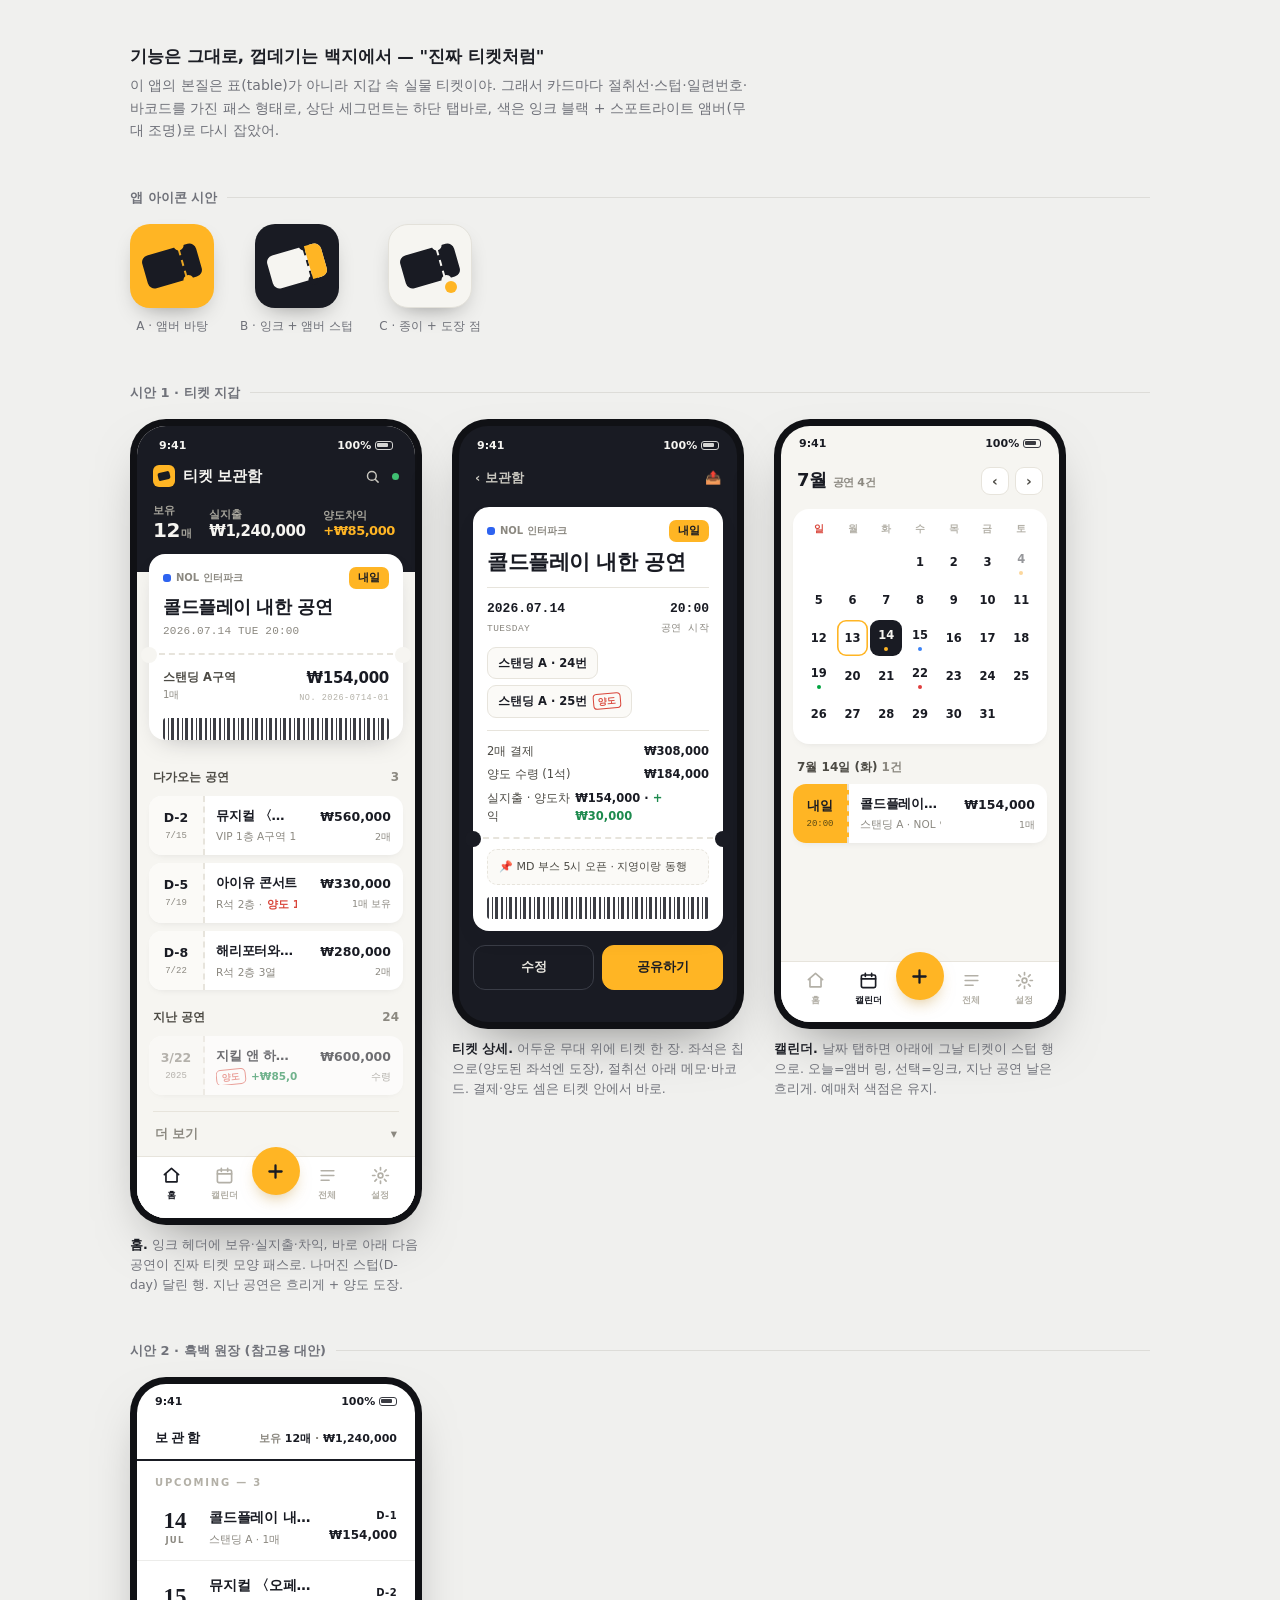
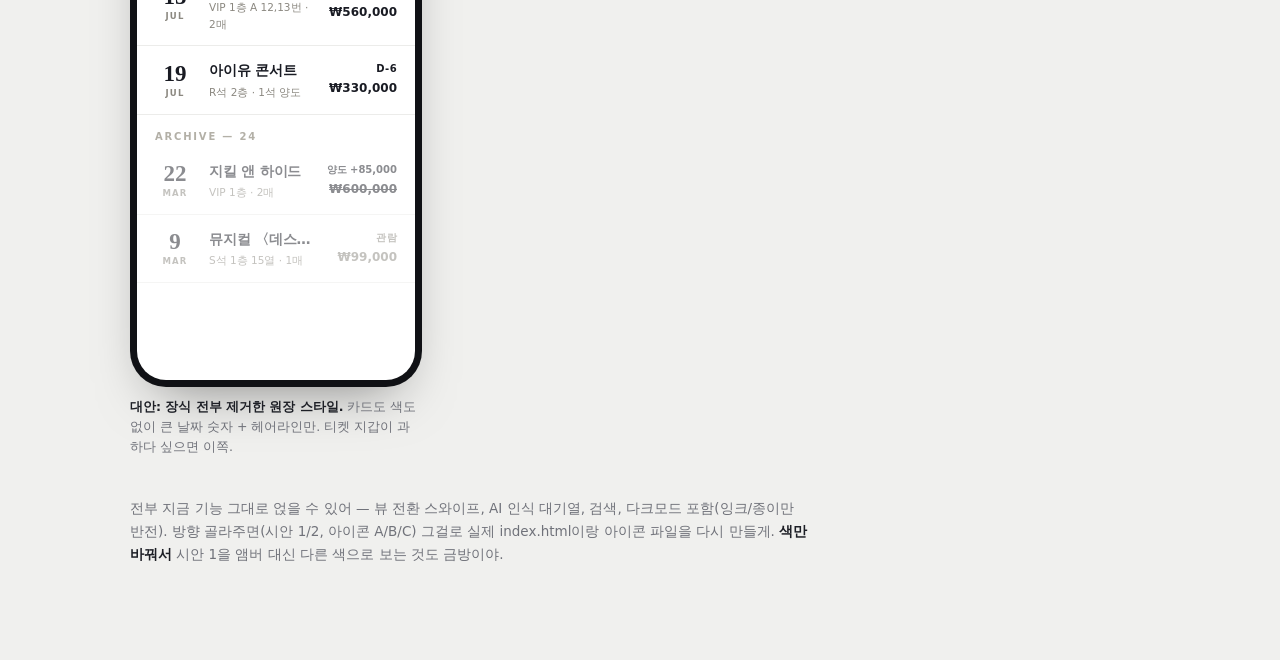
<file: design/ui-ticket-wallet.html>
<!doctype html>
<meta charset="utf-8">
<meta name="viewport" content="width=device-width,initial-scale=1">
<title>티켓 보관함 · 새 UI 시안</title>
<style>
/* ==========================================================
   완전 새 UI 시안 — "진짜 티켓처럼"
   잉크 #191b23 · 종이 #f6f5f1 · 스포트라이트 앰버 #ffb524
   ========================================================== */
:root{ --bg:#f0f0ee; --ink:#1d1f26; --sub:#70727a; --hair:#dddcd8; }
@media (prefers-color-scheme:dark){ :root{ --bg:#141519; --ink:#e9eaec; --sub:#989aa2; --hair:#2b2d33; } }
:root[data-theme="light"]{ --bg:#f0f0ee; --ink:#1d1f26; --sub:#70727a; --hair:#dddcd8; }
:root[data-theme="dark"]{ --bg:#141519; --ink:#e9eaec; --sub:#989aa2; --hair:#2b2d33; }

*{box-sizing:border-box}
body{margin:0;background:var(--bg);color:var(--ink);
  font-family:"Pretendard","Apple SD Gothic Neo","Malgun Gothic",system-ui,-apple-system,sans-serif;
  -webkit-font-smoothing:antialiased;line-height:1.6}
.wrap{max-width:1060px;margin:0 auto;padding:44px 20px 80px}
.intro{font-size:16.5px;margin:0 0 4px;font-weight:700}
.intro2{font-size:14px;color:var(--sub);margin:0 0 36px;max-width:620px}
.sect{font-size:13px;font-weight:700;color:var(--sub);margin:46px 0 16px;display:flex;align-items:center;gap:10px}
.sect::after{content:"";flex:1;height:1px;background:var(--hair)}

/* ---------- app icon options ---------- */
.icons{display:flex;gap:26px;flex-wrap:wrap;align-items:flex-start}
.icon-one{display:flex;flex-direction:column;align-items:center;gap:9px}
.icon-one .nm{font-size:12px;color:var(--sub)}
.appicon{width:84px;height:84px;border-radius:20px;position:relative;overflow:hidden;box-shadow:0 10px 24px -12px rgba(0,0,0,.45)}
/* 티켓 글리프: 회전된 라운드 사각 + 절취선 + 노치 */
.tglyph{position:absolute;left:50%;top:50%;width:56px;height:34px;border-radius:7px;transform:translate(-50%,-50%) rotate(-16deg)}
.tglyph .cut{position:absolute;top:3px;bottom:3px;right:16px;width:0;border-right:2px dashed rgba(0,0,0,.28)}
.tglyph .n1,.tglyph .n2{position:absolute;right:11px;width:10px;height:10px;border-radius:50%}
.tglyph .n1{top:-6px}.tglyph .n2{bottom:-6px}
/* A: 앰버 바탕 + 잉크 티켓 */
.ic-a{background:#ffb524}
.ic-a .tglyph{background:#191b23}
.ic-a .cut{border-color:rgba(255,181,36,.9)}
.ic-a .n1,.ic-a .n2{background:#ffb524}
/* B: 잉크 바탕 + 종이 티켓 + 앰버 스텁 */
.ic-b{background:#191b23}
.ic-b .tglyph{background:#f6f5f1}
.ic-b .tglyph::after{content:"";position:absolute;top:0;bottom:0;right:0;width:16px;border-radius:0 7px 7px 0;background:#ffb524}
.ic-b .cut{border-color:#191b23;right:16px}
.ic-b .n1,.ic-b .n2{background:#191b23}
/* C: 종이 바탕 + 잉크 티켓 + 앰버 노치 */
.ic-c{background:#f6f5f1;border:1px solid #e3e1da}
.ic-c .tglyph{background:#191b23}
.ic-c .cut{border-color:#f6f5f1}
.ic-c .n1,.ic-c .n2{background:#f6f5f1}
.ic-c::after{content:"";position:absolute;right:14px;bottom:14px;width:12px;height:12px;border-radius:50%;background:#ffb524}

/* ---------- phones ---------- */
.row{display:flex;gap:30px;flex-wrap:wrap;justify-content:flex-start;align-items:flex-start}
.one{display:flex;flex-direction:column;gap:10px}
.one .cap{font-size:12.5px;color:var(--sub);max-width:292px}
.one .cap b{color:var(--ink);font-weight:700}
.phone{width:292px;border-radius:36px;padding:7px;background:#101115;box-shadow:0 24px 55px -26px rgba(0,0,0,.5)}
.scr{border-radius:29px;overflow:hidden;background:#f6f5f1;color:#191b23;font-size:13px;
  display:flex;flex-direction:column;min-height:596px;
  --ink:#191b23;--paper:#f6f5f1;--card:#ffffff;--amber:#ffb524;--hair:#e7e4dc;
  --mut:#8b8880;--mut2:#b3b0a7;--red:#d9453a;--grn:#1d8a4e;
  --mono:ui-monospace,"SF Mono",Consolas,Menlo,monospace}
.bar{height:30px;display:flex;align-items:flex-end;justify-content:space-between;padding:0 18px 4px;font-size:11px;font-weight:700}
.bar.onink{color:#f6f5f1}
.bat{display:inline-block;width:18px;height:9px;border:1.3px solid currentColor;border-radius:3px;position:relative;vertical-align:-1px;opacity:.85}
.bat::after{content:"";position:absolute;inset:1.3px;width:66%;background:currentColor;border-radius:1px}
.body{flex:1;display:flex;flex-direction:column}

/* ── 홈: 잉크 헤더 ── */
.hd{background:var(--ink);color:var(--paper);padding:8px 16px 30px}
.hd-top{display:flex;align-items:center;justify-content:space-between;margin-bottom:14px}
.wordmark{display:flex;align-items:center;gap:8px;font-size:15px;font-weight:800;letter-spacing:-.3px}
.wm-ic{width:22px;height:22px;border-radius:6px;background:var(--amber);position:relative;flex:none}
.wm-ic::after{content:"";position:absolute;left:5px;top:7px;width:12px;height:8px;border-radius:2px;background:var(--ink);transform:rotate(-14deg)}
.hd-acts{display:flex;gap:12px;align-items:center;color:#c9c7bf}
.hd-acts .on{width:7px;height:7px;border-radius:99px;background:#3fbf72}
.hd-stats{display:flex;align-items:flex-end;gap:18px}
.hst .l{font-size:10.5px;color:#a6a49b;font-weight:600}
.hst .v{font-size:20px;font-weight:800;letter-spacing:-.5px;line-height:1.15}
.hst .v small{font-size:11px;font-weight:700;color:#a6a49b;margin-left:1px}
.hst.money .v{font-size:15px;padding-bottom:2px}
.hst.gain .v{font-size:13px;color:var(--amber);padding-bottom:3px}

/* ── 패스(티켓) 카드 ── */
.deck{padding:0 12px;margin-top:-18px}
.pass{background:var(--card);border-radius:16px;box-shadow:0 10px 26px -14px rgba(25,27,35,.35);overflow:visible;position:relative}
.p-top{padding:13px 14px 12px}
.p-row{display:flex;align-items:center;justify-content:space-between;gap:8px;margin-bottom:7px}
.vch{display:inline-flex;align-items:center;gap:5px;font-size:10px;font-weight:700;color:var(--mut)}
.vch i{width:8px;height:8px;border-radius:3px;flex:none}
.ddy{font-size:11px;font-weight:800;background:var(--amber);color:var(--ink);border-radius:7px;padding:2px 9px}
.p-name{font-size:18px;font-weight:800;letter-spacing:-.5px;line-height:1.25;word-break:keep-all}
.p-meta{font-family:var(--mono);font-size:11px;color:var(--mut);margin-top:5px;letter-spacing:.02em}
.p-perf{height:0;border-top:2px dashed var(--hair);margin:0 10px;position:relative}
.p-perf i{position:absolute;top:-8px;width:16px;height:16px;border-radius:50%;background:var(--paper)}
.p-perf i.l{left:-18px}.p-perf i.r{right:-18px}
.p-bot{padding:11px 14px 13px;display:flex;align-items:center;justify-content:space-between;gap:10px}
.p-seat{font-size:11.5px;font-weight:600;color:#4c4a44}
.p-seat small{display:block;font-size:10px;color:var(--mut);font-weight:500;margin-top:1px}
.p-price{font-size:15px;font-weight:800;letter-spacing:-.3px;text-align:right}
.p-price small{display:block;font-family:var(--mono);font-size:8.5px;color:var(--mut2);font-weight:500;letter-spacing:.06em;margin-top:2px}
.bcode{height:22px;margin:0 14px 12px;border-radius:3px;opacity:.85;
  background:repeating-linear-gradient(90deg,#191b23 0 2px,transparent 2px 5px,#191b23 5px 6px,transparent 6px 8px,#191b23 8px 11px,transparent 11px 14px)}

/* ── 작은 티켓 행 ── */
.trow-h{display:flex;align-items:center;justify-content:space-between;padding:16px 16px 8px;font-size:12px;font-weight:700;color:#4c4a44}
.trow-h em{font-style:normal;color:var(--mut);font-weight:600}
.trow{display:flex;align-items:stretch;background:var(--card);border-radius:13px;margin:0 12px 8px;overflow:hidden;box-shadow:0 3px 10px -6px rgba(25,27,35,.18)}
.t-stub{flex:0 0 56px;display:flex;flex-direction:column;align-items:center;justify-content:center;gap:1px;
  border-right:2px dashed var(--hair);background:#fbfaf7}
.t-stub b{font-size:12.5px;font-weight:800}
.t-stub span{font-size:9px;color:var(--mut);font-family:var(--mono)}
.t-stub.hot{background:var(--amber)}
.t-stub.hot span{color:#5c4a12}
.t-stub.mut b{color:var(--mut)}
.t-main{flex:1;min-width:0;padding:10px 11px}
.t-nm{font-size:13px;font-weight:700;letter-spacing:-.2px;white-space:nowrap;overflow:hidden;text-overflow:ellipsis}
.t-st{font-size:10.5px;color:var(--mut);margin-top:2px;white-space:nowrap;overflow:hidden;text-overflow:ellipsis;display:flex;gap:5px;align-items:center}
.t-st .xfer{color:var(--red);font-weight:700}
.t-st .gain{color:var(--grn);font-weight:700}
.t-right{flex:none;display:flex;flex-direction:column;align-items:flex-end;justify-content:center;padding:0 12px;gap:2px}
.t-pr{font-size:12.5px;font-weight:800}
.t-qt{font-size:9.5px;color:var(--mut)}
.trow.past{opacity:.62}
.trow.past .t-nm{font-weight:600}
/* 양도 스탬프 */
.stamp{font-size:9px;font-weight:800;color:var(--red);border:1.5px solid var(--red);border-radius:5px;padding:0 5px;transform:rotate(-6deg);opacity:.8}
.fold{display:flex;align-items:center;justify-content:space-between;margin:8px 16px 0;padding:12px 2px;font-size:12.5px;font-weight:700;color:var(--mut);border-top:1px solid var(--hair)}

/* ── 하단 탭바 ── */
.tabbar{margin-top:auto;background:var(--card);border-top:1px solid var(--hair);display:flex;align-items:center;justify-content:space-around;padding:9px 8px 15px;position:relative}
.tab{display:flex;flex-direction:column;align-items:center;gap:3px;font-size:9px;font-weight:700;color:var(--mut2);width:52px}
.tab svg{stroke:currentColor}
.tab.on{color:var(--ink)}
.addbtn{width:48px;height:48px;border-radius:50%;background:var(--amber);display:grid;place-items:center;margin-top:-26px;box-shadow:0 8px 18px -8px rgba(180,120,0,.6)}
.addbtn svg{stroke:#191b23}

/* ── 상세 화면 ── */
.dt{background:var(--ink);flex:1;display:flex;flex-direction:column;padding:6px 14px 22px}
.dt-nav{display:flex;align-items:center;justify-content:space-between;color:#c9c7bf;font-size:13px;font-weight:700;padding:6px 2px 16px}
.dt .pass{margin-top:2px}
.dt .p-name{font-size:21px}
.dt-date{display:flex;align-items:center;justify-content:space-between;margin-top:12px;padding-top:11px;border-top:1px solid var(--hair)}
.dt-date .d{font-family:var(--mono);font-size:13px;font-weight:700}
.dt-date .d small{display:block;font-size:9.5px;color:var(--mut);font-weight:500;margin-top:1px;letter-spacing:.05em}
.seatchips{display:flex;flex-wrap:wrap;gap:6px;margin-top:11px}
.schip{display:inline-flex;align-items:center;gap:6px;border:1px solid var(--hair);border-radius:9px;padding:6px 10px;font-size:11.5px;font-weight:700;background:#fbfaf7}
.schip .xf{font-size:9px;font-weight:800;color:var(--red);border:1.2px solid var(--red);border-radius:4px;padding:0 4px;transform:rotate(-5deg)}
.paysum{margin-top:12px;padding-top:11px;border-top:1px solid var(--hair);display:grid;gap:5px}
.paysum .pr{display:flex;justify-content:space-between;font-size:11.5px;color:#4c4a44}
.paysum .pr b{font-weight:800;color:var(--ink)}
.paysum .pr .g{color:var(--grn);font-weight:800}
.memo{margin:0 14px 12px;background:#fbfaf7;border:1px dashed var(--hair);border-radius:10px;padding:8px 11px;font-size:11px;color:#4c4a44}
.dt-acts{display:flex;gap:8px;margin-top:14px}
.dt-acts .a{flex:1;text-align:center;border:1px solid #3a3d47;border-radius:12px;padding:11px 0;font-size:13px;font-weight:700;color:#e8e6df}
.dt-acts .a.main{background:var(--amber);border-color:var(--amber);color:#191b23}

/* ── 캘린더 화면 ── */
.cal-hd{display:flex;align-items:center;justify-content:space-between;padding:10px 16px 4px}
.cal-hd .mon{font-size:18px;font-weight:800;letter-spacing:-.4px}
.cal-hd .mon small{font-size:11px;color:var(--mut);font-weight:600;margin-left:6px}
.cal-hd .nav{display:flex;gap:6px}
.cal-hd .nav span{width:28px;height:28px;border:1px solid var(--hair);border-radius:9px;background:var(--card);display:grid;place-items:center;font-weight:800;color:#4c4a44;font-size:14px}
.calbox{margin:10px 12px 0;background:var(--card);border-radius:16px;padding:12px 10px;box-shadow:0 3px 10px -6px rgba(25,27,35,.18)}
.cg{display:grid;grid-template-columns:repeat(7,1fr);gap:2px;text-align:center}
.cw{font-size:9.5px;font-weight:800;color:var(--mut2);padding-bottom:6px}
.cw.su{color:#d9453a}
.cd{position:relative;height:36px;display:flex;flex-direction:column;align-items:center;justify-content:center;gap:2px;font-size:11.5px;font-weight:600;border-radius:9px}
.cd.mut{color:var(--mut2)}
.cd .dot{display:flex;gap:2px}
.cd .dot i{width:4px;height:4px;border-radius:50%}
.cd.today{box-shadow:inset 0 0 0 1.6px var(--amber);font-weight:800}
.cd.sel{background:var(--ink);color:var(--paper);font-weight:800}
.cd.past-ev{opacity:.45}
.day-t{padding:14px 16px 6px;font-size:12px;font-weight:700;color:#4c4a44}
.day-t em{font-style:normal;color:var(--mut);font-weight:600}

/* ── 시안 2: 모노 원장 ── */
.scr.mono2{background:#fff;--paper:#fff}
.m-hd{display:flex;align-items:baseline;justify-content:space-between;padding:14px 18px 10px;border-bottom:2px solid #191b23}
.m-hd .t{font-size:13px;font-weight:800;letter-spacing:.24em}
.m-hd .s{font-size:11px;color:#8b8880;font-weight:600}
.m-hd .s b{color:#191b23;font-weight:800}
.m-sec{padding:14px 18px 2px;font-size:10px;font-weight:800;letter-spacing:.18em;color:#b3b0a7}
.mrow{display:flex;align-items:center;gap:14px;padding:13px 18px;border-bottom:1px solid #ececea}
.m-date{flex:0 0 40px;text-align:center;line-height:1}
.m-date b{font-family:Georgia,"Times New Roman",serif;font-size:23px;font-weight:600;display:block}
.m-date span{font-size:8.5px;font-weight:700;letter-spacing:.14em;color:#8b8880}
.m-bd{flex:1;min-width:0}
.m-nm{font-size:14px;font-weight:700;letter-spacing:-.2px;white-space:nowrap;overflow:hidden;text-overflow:ellipsis}
.m-st{font-size:10.5px;color:#8b8880;margin-top:2px}
.m-rt{flex:none;text-align:right}
.m-dd{font-size:10px;font-weight:800;letter-spacing:.04em}
.m-pr{font-size:12px;font-weight:700;margin-top:2px}
.mrow.off{opacity:.5}
.mrow.off .m-pr{text-decoration:line-through;text-decoration-thickness:1.2px}
.m-xf{font-size:10px;color:#191b23;font-weight:800}
.foot{font-size:13.5px;color:var(--sub);margin-top:40px;line-height:1.7;max-width:680px}
.foot b{color:var(--ink);font-weight:700}
</style>

<div class="wrap">
  <p class="intro">기능은 그대로, 껍데기는 백지에서 — "진짜 티켓처럼"</p>
  <p class="intro2">이 앱의 본질은 표(table)가 아니라 지갑 속 실물 티켓이야. 그래서 카드마다 절취선·스텁·일련번호·바코드를 가진 패스 형태로, 상단 세그먼트는 하단 탭바로, 색은 잉크 블랙 + 스포트라이트 앰버(무대 조명)로 다시 잡았어.</p>

  <div class="sect">앱 아이콘 시안</div>
  <div class="icons">
    <div class="icon-one"><div class="appicon ic-a"><div class="tglyph"><span class="cut"></span><span class="n1"></span><span class="n2"></span></div></div><span class="nm">A · 앰버 바탕</span></div>
    <div class="icon-one"><div class="appicon ic-b"><div class="tglyph"><span class="cut"></span><span class="n1"></span><span class="n2"></span></div></div><span class="nm">B · 잉크 + 앰버 스텁</span></div>
    <div class="icon-one"><div class="appicon ic-c"><div class="tglyph"><span class="cut"></span><span class="n1"></span><span class="n2"></span></div></div><span class="nm">C · 종이 + 도장 점</span></div>
  </div>

  <div class="sect">시안 1 · 티켓 지갑</div>
  <div class="row">

    <!-- ============ 홈 ============ -->
    <div class="one">
      <div class="phone"><div class="scr">
        <div class="hd">
          <div class="bar onink" style="padding:0 6px 10px"><span>9:41</span><span>100% <span class="bat"></span></span></div>
          <div class="hd-top">
            <div class="wordmark"><span class="wm-ic"></span>티켓 보관함</div>
            <div class="hd-acts">
              <svg width="15" height="15" viewBox="0 0 24 24" fill="none" stroke="currentColor" stroke-width="2.3" stroke-linecap="round"><circle cx="11" cy="11" r="7"/><path d="m21 21-4.3-4.3"/></svg>
              <span class="on"></span>
            </div>
          </div>
          <div class="hd-stats">
            <div class="hst"><div class="l">보유</div><div class="v">12<small>매</small></div></div>
            <div class="hst money"><div class="l">실지출</div><div class="v">₩1,240,000</div></div>
            <div class="hst gain"><div class="l">양도차익</div><div class="v">+₩85,000</div></div>
          </div>
        </div>

        <div class="body" style="background:var(--paper)">
          <div class="deck">
            <div class="pass">
              <div class="p-top">
                <div class="p-row">
                  <span class="vch"><i style="background:#2E63F0"></i>NOL 인터파크</span>
                  <span class="ddy">내일</span>
                </div>
                <div class="p-name">콜드플레이 내한 공연</div>
                <div class="p-meta">2026.07.14 TUE 20:00</div>
              </div>
              <div class="p-perf"><i class="l"></i><i class="r"></i></div>
              <div class="p-bot">
                <div class="p-seat">스탠딩 A구역<small>1매</small></div>
                <div class="p-price">₩154,000<small>NO. 2026-0714-01</small></div>
              </div>
              <div class="bcode"></div>
            </div>
          </div>

          <div class="trow-h">다가오는 공연 <em>3</em></div>
          <div class="trow">
            <div class="t-stub"><b>D-2</b><span>7/15</span></div>
            <div class="t-main"><div class="t-nm">뮤지컬 〈오페라의 유령〉</div><div class="t-st">VIP 1층 A구역 12,13번</div></div>
            <div class="t-right"><span class="t-pr">₩560,000</span><span class="t-qt">2매</span></div>
          </div>
          <div class="trow">
            <div class="t-stub"><b>D-5</b><span>7/19</span></div>
            <div class="t-main"><div class="t-nm">아이유 콘서트</div><div class="t-st">R석 2층 · <span class="xfer">양도 1석</span> <span class="gain">+₩30,000</span></div></div>
            <div class="t-right"><span class="t-pr">₩330,000</span><span class="t-qt">1매 보유</span></div>
          </div>
          <div class="trow">
            <div class="t-stub"><b>D-8</b><span>7/22</span></div>
            <div class="t-main"><div class="t-nm">해리포터와 저주받은 아이</div><div class="t-st">R석 2층 3열</div></div>
            <div class="t-right"><span class="t-pr">₩280,000</span><span class="t-qt">2매</span></div>
          </div>

          <div class="trow-h" style="padding-top:10px">지난 공연 <em>24</em></div>
          <div class="trow past">
            <div class="t-stub mut"><b>3/22</b><span>2025</span></div>
            <div class="t-main"><div class="t-nm">지킬 앤 하이드</div><div class="t-st"><span class="stamp">양도</span> <span class="gain">+₩85,000</span></div></div>
            <div class="t-right"><span class="t-pr">₩600,000</span><span class="t-qt">수령</span></div>
          </div>
          <div class="fold">더 보기 <span>▾</span></div>

          <div class="tabbar">
            <div class="tab on">
              <svg width="19" height="19" viewBox="0 0 24 24" fill="none" stroke-width="2.1" stroke-linecap="round" stroke-linejoin="round"><path d="M3 11l9-8 9 8"/><path d="M5 10v10h14V10"/></svg>
              홈
            </div>
            <div class="tab">
              <svg width="19" height="19" viewBox="0 0 24 24" fill="none" stroke-width="2.1" stroke-linecap="round"><rect x="3" y="5" width="18" height="16" rx="2"/><path d="M3 10h18M8 3v4M16 3v4"/></svg>
              캘린더
            </div>
            <div class="addbtn"><svg width="21" height="21" viewBox="0 0 24 24" fill="none" stroke-width="2.6" stroke-linecap="round"><path d="M12 5v14M5 12h14"/></svg></div>
            <div class="tab">
              <svg width="19" height="19" viewBox="0 0 24 24" fill="none" stroke-width="2.1" stroke-linecap="round"><path d="M4 6h16M4 12h16M4 18h10"/></svg>
              전체
            </div>
            <div class="tab">
              <svg width="19" height="19" viewBox="0 0 24 24" fill="none" stroke-width="2.1" stroke-linecap="round"><circle cx="12" cy="12" r="3"/><path d="M12 2v3M12 19v3M2 12h3M19 12h3M4.9 4.9l2.1 2.1M17 17l2.1 2.1M19.1 4.9 17 7M7 17l-2.1 2.1"/></svg>
              설정
            </div>
          </div>
        </div>
      </div></div>
      <div class="cap"><b>홈.</b> 잉크 헤더에 보유·실지출·차익, 바로 아래 다음 공연이 진짜 티켓 모양 패스로. 나머진 스텁(D-day) 달린 행. 지난 공연은 흐리게 + 양도 도장.</div>
    </div>

    <!-- ============ 상세 ============ -->
    <div class="one">
      <div class="phone"><div class="scr">
        <div class="dt">
          <div class="bar onink" style="padding:0 4px 8px"><span>9:41</span><span>100% <span class="bat"></span></span></div>
          <div class="dt-nav"><span>‹ 보관함</span><span>📤</span></div>
          <div class="pass">
            <div class="p-top">
              <div class="p-row">
                <span class="vch"><i style="background:#2E63F0"></i>NOL 인터파크</span>
                <span class="ddy">내일</span>
              </div>
              <div class="p-name">콜드플레이 내한 공연</div>
              <div class="dt-date">
                <div class="d">2026.07.14<small>TUESDAY</small></div>
                <div class="d" style="text-align:right">20:00<small>공연 시작</small></div>
              </div>
              <div class="seatchips">
                <span class="schip">스탠딩 A · 24번</span>
                <span class="schip">스탠딩 A · 25번 <span class="xf">양도</span></span>
              </div>
              <div class="paysum">
                <div class="pr"><span>2매 결제</span><b>₩308,000</b></div>
                <div class="pr"><span>양도 수령 (1석)</span><b>₩184,000</b></div>
                <div class="pr"><span>실지출 · 양도차익</span><b>₩154,000 · <span class="g">+₩30,000</span></b></div>
              </div>
            </div>
            <div class="p-perf"><i class="l" style="background:var(--ink)"></i><i class="r" style="background:var(--ink)"></i></div>
            <div class="memo" style="margin-top:10px">📌 MD 부스 5시 오픈 · 지영이랑 동행</div>
            <div class="bcode"></div>
          </div>
          <div class="dt-acts">
            <span class="a">수정</span>
            <span class="a main">공유하기</span>
          </div>
        </div>
      </div></div>
      <div class="cap"><b>티켓 상세.</b> 어두운 무대 위에 티켓 한 장. 좌석은 칩으로(양도된 좌석엔 도장), 절취선 아래 메모·바코드. 결제·양도 셈은 티켓 안에서 바로.</div>
    </div>

    <!-- ============ 캘린더 ============ -->
    <div class="one">
      <div class="phone"><div class="scr">
        <div class="bar" style="color:#191b23"><span>9:41</span><span>100% <span class="bat"></span></span></div>
        <div class="body">
          <div class="cal-hd">
            <div class="mon">7월<small>공연 4건</small></div>
            <div class="nav"><span>‹</span><span>›</span></div>
          </div>
          <div class="calbox">
            <div class="cg">
              <span class="cw su">일</span><span class="cw">월</span><span class="cw">화</span><span class="cw">수</span><span class="cw">목</span><span class="cw">금</span><span class="cw">토</span>
              <span class="cd mut"></span><span class="cd mut"></span><span class="cd mut"></span>
              <span class="cd">1</span><span class="cd">2</span><span class="cd">3</span>
              <span class="cd past-ev">4<span class="dot"><i style="background:#F9A825"></i></span></span>
              <span class="cd">5</span><span class="cd">6</span><span class="cd">7</span><span class="cd">8</span><span class="cd">9</span><span class="cd">10</span><span class="cd">11</span>
              <span class="cd">12</span><span class="cd today">13</span>
              <span class="cd sel">14<span class="dot"><i style="background:#ffb524"></i></span></span>
              <span class="cd">15<span class="dot"><i style="background:#3B82F6"></i></span></span>
              <span class="cd">16</span><span class="cd">17</span><span class="cd">18</span>
              <span class="cd">19<span class="dot"><i style="background:#00A33F"></i></span></span>
              <span class="cd">20</span><span class="cd">21</span>
              <span class="cd">22<span class="dot"><i style="background:#E03E3E"></i></span></span>
              <span class="cd">23</span><span class="cd">24</span><span class="cd">25</span>
              <span class="cd">26</span><span class="cd">27</span><span class="cd">28</span><span class="cd">29</span><span class="cd">30</span><span class="cd">31</span>
            </div>
          </div>
          <div class="day-t">7월 14일 (화) <em>1건</em></div>
          <div class="trow">
            <div class="t-stub hot"><b>내일</b><span>20:00</span></div>
            <div class="t-main"><div class="t-nm">콜드플레이 내한 공연</div><div class="t-st">스탠딩 A · NOL 인터파크</div></div>
            <div class="t-right"><span class="t-pr">₩154,000</span><span class="t-qt">1매</span></div>
          </div>

          <div class="tabbar">
            <div class="tab">
              <svg width="19" height="19" viewBox="0 0 24 24" fill="none" stroke-width="2.1" stroke-linecap="round" stroke-linejoin="round"><path d="M3 11l9-8 9 8"/><path d="M5 10v10h14V10"/></svg>
              홈
            </div>
            <div class="tab on">
              <svg width="19" height="19" viewBox="0 0 24 24" fill="none" stroke-width="2.1" stroke-linecap="round"><rect x="3" y="5" width="18" height="16" rx="2"/><path d="M3 10h18M8 3v4M16 3v4"/></svg>
              캘린더
            </div>
            <div class="addbtn"><svg width="21" height="21" viewBox="0 0 24 24" fill="none" stroke-width="2.6" stroke-linecap="round"><path d="M12 5v14M5 12h14"/></svg></div>
            <div class="tab">
              <svg width="19" height="19" viewBox="0 0 24 24" fill="none" stroke-width="2.1" stroke-linecap="round"><path d="M4 6h16M4 12h16M4 18h10"/></svg>
              전체
            </div>
            <div class="tab">
              <svg width="19" height="19" viewBox="0 0 24 24" fill="none" stroke-width="2.1" stroke-linecap="round"><circle cx="12" cy="12" r="3"/><path d="M12 2v3M12 19v3M2 12h3M19 12h3M4.9 4.9l2.1 2.1M17 17l2.1 2.1M19.1 4.9 17 7M7 17l-2.1 2.1"/></svg>
              설정
            </div>
          </div>
        </div>
      </div></div>
      <div class="cap"><b>캘린더.</b> 날짜 탭하면 아래에 그날 티켓이 스텁 행으로. 오늘=앰버 링, 선택=잉크, 지난 공연 날은 흐리게. 예매처 색점은 유지.</div>
    </div>
  </div>

  <div class="sect">시안 2 · 흑백 원장 (참고용 대안)</div>
  <div class="row">
    <div class="one">
      <div class="phone"><div class="scr mono2">
        <div class="bar" style="color:#191b23"><span>9:41</span><span>100% <span class="bat"></span></span></div>
        <div class="m-hd">
          <span class="t">보관함</span>
          <span class="s">보유 <b>12매</b> · <b>₩1,240,000</b></span>
        </div>
        <div class="m-sec">UPCOMING — 3</div>
        <div class="mrow">
          <div class="m-date"><b>14</b><span>JUL</span></div>
          <div class="m-bd"><div class="m-nm">콜드플레이 내한 공연</div><div class="m-st">스탠딩 A · 1매</div></div>
          <div class="m-rt"><div class="m-dd">D-1</div><div class="m-pr">₩154,000</div></div>
        </div>
        <div class="mrow">
          <div class="m-date"><b>15</b><span>JUL</span></div>
          <div class="m-bd"><div class="m-nm">뮤지컬 〈오페라의 유령〉</div><div class="m-st">VIP 1층 A 12,13번 · 2매</div></div>
          <div class="m-rt"><div class="m-dd">D-2</div><div class="m-pr">₩560,000</div></div>
        </div>
        <div class="mrow">
          <div class="m-date"><b>19</b><span>JUL</span></div>
          <div class="m-bd"><div class="m-nm">아이유 콘서트</div><div class="m-st">R석 2층 · 1석 양도</div></div>
          <div class="m-rt"><div class="m-dd">D-6</div><div class="m-pr">₩330,000</div></div>
        </div>
        <div class="m-sec">ARCHIVE — 24</div>
        <div class="mrow off">
          <div class="m-date"><b>22</b><span>MAR</span></div>
          <div class="m-bd"><div class="m-nm">지킬 앤 하이드</div><div class="m-st">VIP 1층 · 2매</div></div>
          <div class="m-rt"><div class="m-xf">양도 +85,000</div><div class="m-pr">₩600,000</div></div>
        </div>
        <div class="mrow off">
          <div class="m-date"><b>9</b><span>MAR</span></div>
          <div class="m-bd"><div class="m-nm">뮤지컬 〈데스노트〉</div><div class="m-st">S석 1층 15열 · 1매</div></div>
          <div class="m-rt"><div class="m-dd" style="color:#8b8880">관람</div><div class="m-pr" style="text-decoration:none;color:#8b8880">₩99,000</div></div>
        </div>
      </div></div>
      <div class="cap"><b>대안: 장식 전부 제거한 원장 스타일.</b> 카드도 색도 없이 큰 날짜 숫자 + 헤어라인만. 티켓 지갑이 과하다 싶으면 이쪽.</div>
    </div>
  </div>

  <p class="foot">전부 지금 기능 그대로 얹을 수 있어 — 뷰 전환 스와이프, AI 인식 대기열, 검색, 다크모드 포함(잉크/종이만 반전). 방향 골라주면(시안 1/2, 아이콘 A/B/C) 그걸로 실제 index.html이랑 아이콘 파일을 다시 만들게. <b>색만 바꿔서</b> 시안 1을 앰버 대신 다른 색으로 보는 것도 금방이야.</p>
</div>
</file>
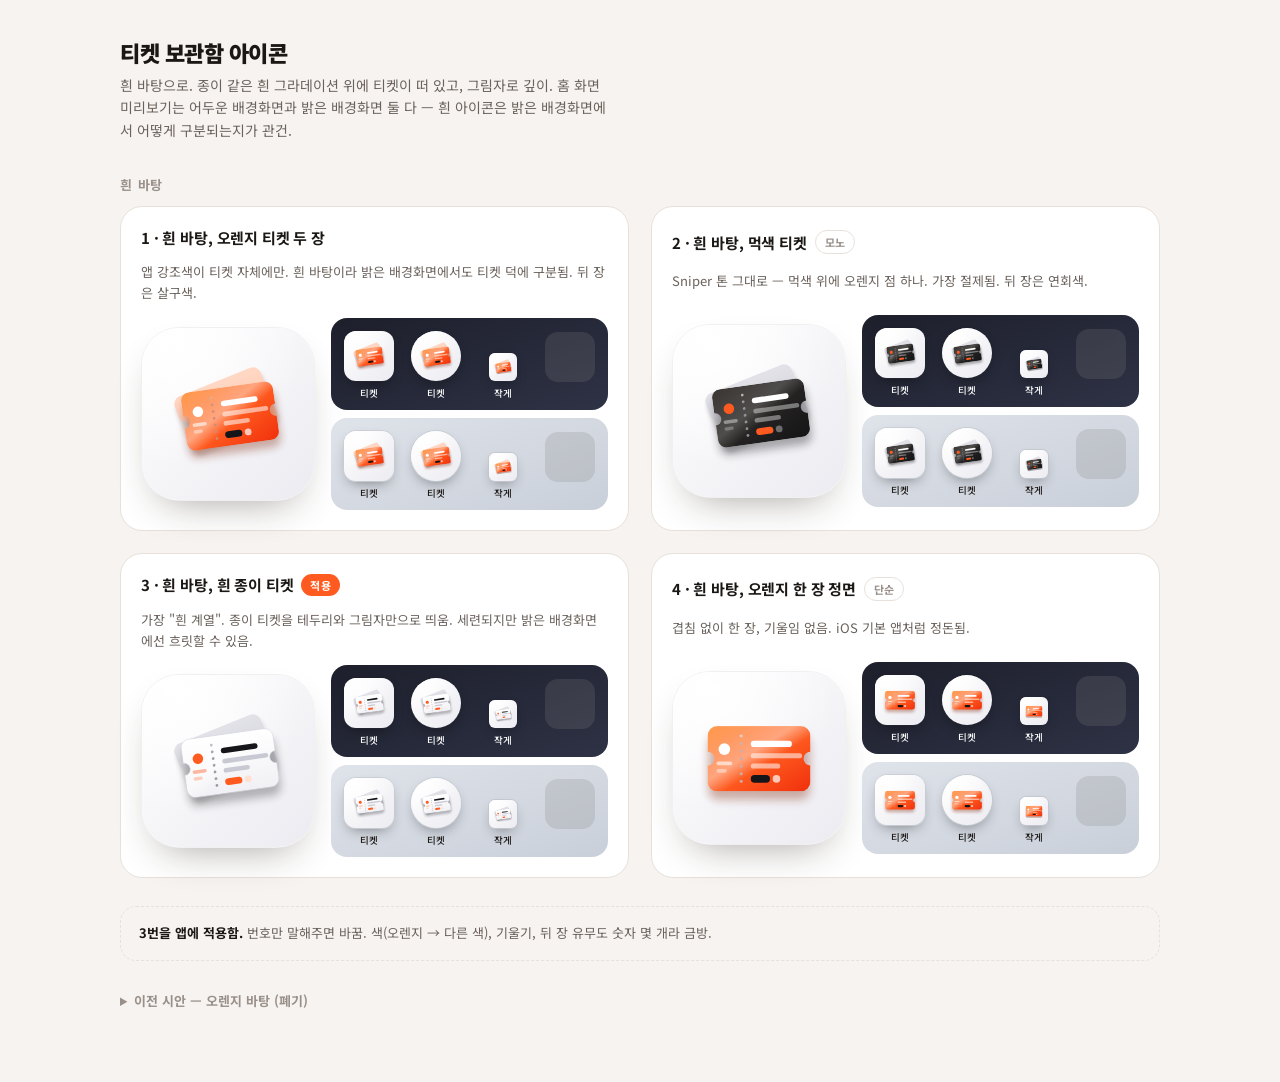
<file: design/icons-2026-08/gallery.html>
<!doctype html><html lang="ko"><head><meta charset="utf-8"><meta name="viewport" content="width=device-width,initial-scale=1">
<title>티켓 보관함 아이콘</title>
<link rel="stylesheet" href="https://fonts.googleapis.com/css2?family=Noto+Sans+KR:wght@400;500;700;900&display=swap">
<style>
  :root{--bg:#f6f3f0;--sur:#ffffff;--ink:#1b1714;--ink2:#6b625c;--ink3:#9a908a;--line:#e8e1db;--accent:#ff5a1f;--phone:#1d1f2b;--phone2:#2e3245;--phoneL:#dfe3ea;--phoneL2:#c9cfd9}
  @media (prefers-color-scheme:dark){ :root:not([data-theme="light"]){--bg:#151312;--sur:#1f1c1a;--ink:#f3eee9;--ink2:#b8aea6;--ink3:#7d746e;--line:#2c2724;--phone:#0e0f16;--phone2:#1c1f2e;--phoneL:#d6dbe4;--phoneL2:#bcc3cf} }
  :root[data-theme="dark"]{--bg:#151312;--sur:#1f1c1a;--ink:#f3eee9;--ink2:#b8aea6;--ink3:#7d746e;--line:#2c2724;--phone:#0e0f16;--phone2:#1c1f2e;--phoneL:#d6dbe4;--phoneL2:#bcc3cf}
  body{margin:0;background:var(--bg);color:var(--ink);font-family:"Noto Sans KR",-apple-system,"Apple SD Gothic Neo","Malgun Gothic",sans-serif;-webkit-font-smoothing:antialiased}
  .wrap{max-width:1040px;margin:0 auto;padding:36px 22px 72px}
  h1{font-size:22px;font-weight:900;letter-spacing:-.02em;margin:0 0 6px;text-wrap:balance}
  h2.sec{font-size:13px;font-weight:700;color:var(--ink3);letter-spacing:.06em;text-transform:uppercase;margin:34px 0 12px}
  .lead{margin:0 0 8px;color:var(--ink2);font-size:14px;line-height:1.6;max-width:62ch}
  .grid{display:grid;grid-template-columns:repeat(auto-fill,minmax(440px,1fr));gap:22px}
  @media (max-width:520px){.grid{grid-template-columns:1fr}}
  .card{background:var(--sur);border:1px solid var(--line);border-radius:22px;padding:20px;display:grid;gap:14px}
  .card h3{font-size:15px;font-weight:700;margin:0;display:flex;align-items:center;gap:8px;letter-spacing:-.01em}
  .tag{font-size:11px;font-weight:700;padding:3px 9px;border-radius:999px;background:var(--accent);color:#fff;letter-spacing:.02em}
  .tag.q{background:transparent;color:var(--ink3);border:1px solid var(--line)}
  .card p{margin:0;font-size:13px;color:var(--ink2);line-height:1.6}
  .row{display:grid;grid-template-columns:172px 1fr;gap:18px;align-items:center}
  .big{width:172px;height:172px;border-radius:38px;overflow:hidden;box-shadow:0 18px 40px -20px rgba(40,30,20,.45);border:1px solid rgba(0,0,0,.06)}
  .big svg{width:100%;height:100%;display:block}
  .phones{display:grid;gap:8px}
  .phone{background:linear-gradient(160deg,var(--phone),var(--phone2));border-radius:16px;padding:12px 10px 10px;display:grid;grid-template-columns:repeat(4,1fr);gap:10px;justify-items:center;align-items:end}
  .phone.light{background:linear-gradient(160deg,var(--phoneL),var(--phoneL2))} .phone.light .lbl{color:#1b1714}
  .ico{width:50px;height:50px;border-radius:13px;overflow:hidden;box-shadow:0 6px 14px -6px rgba(0,0,0,.45);border:1px solid rgba(0,0,0,.08)} .ico svg{width:100%;height:100%;display:block}
  .ico.c{border-radius:50%} .ico.s{width:28px;height:28px;border-radius:7px}
  .lbl{font-size:9.5px;color:#fff;text-align:center;margin-top:4px;font-weight:500}
  .dummy{background:rgba(127,127,127,.22);box-shadow:none;border:0}
  .note{margin-top:28px;padding:16px 18px;border:1px dashed var(--line);border-radius:16px;font-size:13px;color:var(--ink2);line-height:1.6}
  .note b{color:var(--ink)}
  details{margin-top:30px} summary{cursor:pointer;font-size:13px;color:var(--ink3);font-weight:700}
</style></head><body>
<div class="wrap">
<h1>티켓 보관함 아이콘</h1>
<p class="lead">흰 바탕으로. 종이 같은 흰 그라데이션 위에 티켓이 떠 있고, 그림자로 깊이. 홈 화면 미리보기는 어두운 배경화면과 밝은 배경화면 둘 다 — 흰 아이콘은 밝은 배경화면에서 어떻게 구분되는지가 관건.</p>

<svg width="0" height="0" style="position:absolute">
  <defs>
    <linearGradient id="bgW" x1="0" y1="0" x2="1" y2="1"><stop offset="0" stop-color="#ffffff"/><stop offset="1" stop-color="#ebebf1"/></linearGradient>
    <radialGradient id="glowW" cx="24%" cy="12%" r="70%"><stop offset="0" stop-color="#fff" stop-opacity=".9"/><stop offset="1" stop-color="#fff" stop-opacity="0"/></radialGradient>
    <linearGradient id="orange" x1="0" y1="0" x2="1" y2="1"><stop offset="0" stop-color="#ff9a4a"/><stop offset=".55" stop-color="#ff5a1f"/><stop offset="1" stop-color="#f0300c"/></linearGradient>
    <linearGradient id="peach" x1="0" y1="0" x2="0" y2="1"><stop offset="0" stop-color="#ffd9c6"/><stop offset="1" stop-color="#ffbfa3"/></linearGradient>
    <linearGradient id="inkG" x1="0" y1="0" x2="1" y2="1"><stop offset="0" stop-color="#3a3531"/><stop offset="1" stop-color="#141416"/></linearGradient>
    <linearGradient id="greyG" x1="0" y1="0" x2="0" y2="1"><stop offset="0" stop-color="#e2e2e8"/><stop offset="1" stop-color="#cfcfd8"/></linearGradient>
    <linearGradient id="paper" x1="0" y1="0" x2="0" y2="1"><stop offset="0" stop-color="#ffffff"/><stop offset="1" stop-color="#f1f1f5"/></linearGradient>
    <linearGradient id="sheen" x1="0" y1="0" x2="1" y2="1"><stop offset="0" stop-color="#fff" stop-opacity="0"/><stop offset=".42" stop-color="#fff" stop-opacity=".5"/><stop offset=".58" stop-color="#fff" stop-opacity="0"/></linearGradient>
    <filter id="sh" x="-40%" y="-40%" width="180%" height="180%"><feGaussianBlur stdDeviation="14"/></filter>
    <filter id="sh2" x="-40%" y="-40%" width="180%" height="180%"><feGaussianBlur stdDeviation="7"/></filter>
    <mask id="tkH"><rect x="-150" y="-95" width="300" height="190" rx="28" fill="#fff"/><circle cx="-150" cy="0" r="20" fill="#000"/><circle cx="150" cy="0" r="20" fill="#000"/>
      <circle cx="-52" cy="-66" r="4.5" fill="#000"/><circle cx="-52" cy="-44" r="4.5" fill="#000"/><circle cx="-52" cy="-22" r="4.5" fill="#000"/><circle cx="-52" cy="0" r="4.5" fill="#000"/><circle cx="-52" cy="22" r="4.5" fill="#000"/><circle cx="-52" cy="44" r="4.5" fill="#000"/><circle cx="-52" cy="66" r="4.5" fill="#000"/></mask>
    <mask id="tkHb"><rect x="-150" y="-95" width="300" height="190" rx="28" fill="#fff"/><circle cx="-150" cy="0" r="20" fill="#000"/><circle cx="150" cy="0" r="20" fill="#000"/></mask>
    <mask id="tkV"><rect x="-100" y="-150" width="200" height="300" rx="30" fill="#fff"/><circle cx="-100" cy="-46" r="16" fill="#000"/><circle cx="100" cy="-46" r="16" fill="#000"/>
      <circle cx="-64" cy="-46" r="3.5" fill="#000"/><circle cx="-44" cy="-46" r="3.5" fill="#000"/><circle cx="-24" cy="-46" r="3.5" fill="#000"/><circle cx="-4" cy="-46" r="3.5" fill="#000"/><circle cx="16" cy="-46" r="3.5" fill="#000"/><circle cx="36" cy="-46" r="3.5" fill="#000"/><circle cx="56" cy="-46" r="3.5" fill="#000"/></mask>

    <!-- 오렌지 티켓(흰 글씨) -->
    <g id="tO"><g mask="url(#tkH)"><rect x="-150" y="-95" width="300" height="190" fill="url(#orange)"/><rect x="-150" y="-95" width="300" height="190" fill="url(#sheen)" opacity=".8"/></g>
      <circle cx="-101" cy="-28" r="17" fill="#fff"/><rect x="-124" y="8" width="46" height="11" rx="5.5" fill="#fff" opacity=".6"/><rect x="-124" y="30" width="30" height="11" rx="5.5" fill="#fff" opacity=".4"/>
      <rect x="-24" y="-52" width="120" height="18" rx="9" fill="#fff"/><rect x="-24" y="-16" width="150" height="15" rx="7.5" fill="#fff" opacity=".55"/><rect x="-24" y="14" width="86" height="15" rx="7.5" fill="#fff" opacity=".55"/>
      <rect x="-24" y="48" width="56" height="22" rx="11" fill="#16161a"/><rect x="40" y="48" width="22" height="22" rx="11" fill="#fff" opacity=".7"/></g>
    <g id="tPeach"><g mask="url(#tkHb)"><rect x="-150" y="-95" width="300" height="190" fill="url(#peach)"/></g></g>
    <!-- 먹색 티켓 -->
    <g id="tI"><g mask="url(#tkH)"><rect x="-150" y="-95" width="300" height="190" fill="url(#inkG)"/><rect x="-150" y="-95" width="300" height="190" fill="url(#sheen)" opacity=".35"/></g>
      <circle cx="-101" cy="-28" r="17" fill="#ff5a1f"/><rect x="-124" y="8" width="46" height="11" rx="5.5" fill="#fff" opacity=".4"/><rect x="-124" y="30" width="30" height="11" rx="5.5" fill="#fff" opacity=".25"/>
      <rect x="-24" y="-52" width="120" height="18" rx="9" fill="#fff"/><rect x="-24" y="-16" width="150" height="15" rx="7.5" fill="#fff" opacity=".4"/><rect x="-24" y="14" width="86" height="15" rx="7.5" fill="#fff" opacity=".4"/>
      <rect x="-24" y="48" width="56" height="22" rx="11" fill="#ff5a1f"/><rect x="40" y="48" width="22" height="22" rx="11" fill="#fff" opacity=".35"/></g>
    <g id="tGrey"><g mask="url(#tkHb)"><rect x="-150" y="-95" width="300" height="190" fill="url(#greyG)"/></g></g>
    <!-- 흰 종이 티켓(테두리) -->
    <g id="tW"><g mask="url(#tkH)"><rect x="-150" y="-95" width="300" height="190" fill="url(#paper)"/><rect x="-150" y="-95" width="300" height="190" fill="url(#sheen)"/></g>
      <path d="M-122-95h244a28 28 0 0 1 28 28v47a20 20 0 0 0 0 40v47a28 28 0 0 1-28 28h-244a28 28 0 0 1-28-28v-47a20 20 0 0 0 0-40v-47a28 28 0 0 1 28-28z" fill="none" stroke="#d9d9e2" stroke-width="2"/>
      <circle cx="-101" cy="-28" r="17" fill="#ff5a1f"/><rect x="-124" y="8" width="46" height="11" rx="5.5" fill="#ff5a1f" opacity=".42"/><rect x="-124" y="30" width="30" height="11" rx="5.5" fill="#ff5a1f" opacity=".28"/>
      <rect x="-24" y="-52" width="120" height="18" rx="9" fill="#16161a"/><rect x="-24" y="-16" width="150" height="15" rx="7.5" fill="#c9c9d4"/><rect x="-24" y="14" width="86" height="15" rx="7.5" fill="#c9c9d4"/>
      <rect x="-24" y="48" width="56" height="22" rx="11" fill="#ff5a1f"/><rect x="40" y="48" width="22" height="22" rx="11" fill="#ffe0d1"/></g>
  </defs>
</svg>

<h2 class="sec">흰 바탕</h2>
<div class="grid">

<div class="card">
  <h3>1 · 흰 바탕, 오렌지 티켓 두 장</h3>
  <p>앱 강조색이 티켓 자체에만. 흰 바탕이라 밝은 배경화면에서도 티켓 덕에 구분됨. 뒤 장은 살구색.</p>
  <div class="row">
    <div class="big"><svg id="w1" viewBox="0 0 512 512" xmlns="http://www.w3.org/2000/svg">
      <rect width="512" height="512" fill="url(#bgW)"/><rect width="512" height="512" fill="url(#glowW)"/>
      <g transform="translate(262 262) scale(.92)">
        <g transform="translate(-14 -22) rotate(-22)"><rect x="-150" y="-80" width="300" height="190" rx="28" fill="#2a1a12" opacity=".16" filter="url(#sh2)"/><use href="#tPeach"/></g>
        <g transform="rotate(-8)"><rect x="-148" y="-70" width="300" height="190" rx="28" fill="#7a1c05" opacity=".34" filter="url(#sh)"/><use href="#tO"/></g>
      </g></svg></div>
    <div class="phones">
      <div class="phone"><div><div class="ico"><svg viewBox="0 0 512 512"><use href="#w1"/></svg></div><div class="lbl">티켓</div></div><div><div class="ico c"><svg viewBox="0 0 512 512"><use href="#w1"/></svg></div><div class="lbl">티켓</div></div><div><div class="ico s"><svg viewBox="0 0 512 512"><use href="#w1"/></svg></div><div class="lbl">작게</div></div><div><div class="ico dummy"></div><div class="lbl">&nbsp;</div></div></div>
      <div class="phone light"><div><div class="ico"><svg viewBox="0 0 512 512"><use href="#w1"/></svg></div><div class="lbl">티켓</div></div><div><div class="ico c"><svg viewBox="0 0 512 512"><use href="#w1"/></svg></div><div class="lbl">티켓</div></div><div><div class="ico s"><svg viewBox="0 0 512 512"><use href="#w1"/></svg></div><div class="lbl">작게</div></div><div><div class="ico dummy"></div><div class="lbl">&nbsp;</div></div></div>
    </div>
  </div>
</div>

<div class="card">
  <h3>2 · 흰 바탕, 먹색 티켓 <span class="tag q">모노</span></h3>
  <p>Sniper 톤 그대로 — 먹색 위에 오렌지 점 하나. 가장 절제됨. 뒤 장은 연회색.</p>
  <div class="row">
    <div class="big"><svg id="w2" viewBox="0 0 512 512" xmlns="http://www.w3.org/2000/svg">
      <rect width="512" height="512" fill="url(#bgW)"/><rect width="512" height="512" fill="url(#glowW)"/>
      <g transform="translate(262 262) scale(.92)">
        <g transform="translate(-14 -22) rotate(-22)"><rect x="-150" y="-80" width="300" height="190" rx="28" fill="#1a1a22" opacity=".16" filter="url(#sh2)"/><use href="#tGrey"/></g>
        <g transform="rotate(-8)"><rect x="-148" y="-70" width="300" height="190" rx="28" fill="#1a1a22" opacity=".36" filter="url(#sh)"/><use href="#tI"/></g>
      </g></svg></div>
    <div class="phones">
      <div class="phone"><div><div class="ico"><svg viewBox="0 0 512 512"><use href="#w2"/></svg></div><div class="lbl">티켓</div></div><div><div class="ico c"><svg viewBox="0 0 512 512"><use href="#w2"/></svg></div><div class="lbl">티켓</div></div><div><div class="ico s"><svg viewBox="0 0 512 512"><use href="#w2"/></svg></div><div class="lbl">작게</div></div><div><div class="ico dummy"></div><div class="lbl">&nbsp;</div></div></div>
      <div class="phone light"><div><div class="ico"><svg viewBox="0 0 512 512"><use href="#w2"/></svg></div><div class="lbl">티켓</div></div><div><div class="ico c"><svg viewBox="0 0 512 512"><use href="#w2"/></svg></div><div class="lbl">티켓</div></div><div><div class="ico s"><svg viewBox="0 0 512 512"><use href="#w2"/></svg></div><div class="lbl">작게</div></div><div><div class="ico dummy"></div><div class="lbl">&nbsp;</div></div></div>
    </div>
  </div>
</div>

<div class="card">
  <h3>3 · 흰 바탕, 흰 종이 티켓 <span class="tag">적용</span></h3>
  <p>가장 "흰 계열". 종이 티켓을 테두리와 그림자만으로 띄움. 세련되지만 밝은 배경화면에선 흐릿할 수 있음.</p>
  <div class="row">
    <div class="big"><svg id="w3" viewBox="0 0 512 512" xmlns="http://www.w3.org/2000/svg">
      <rect width="512" height="512" fill="url(#bgW)"/><rect width="512" height="512" fill="url(#glowW)"/>
      <g transform="translate(262 262) scale(.92)">
        <g transform="translate(-14 -22) rotate(-22)"><rect x="-150" y="-80" width="300" height="190" rx="28" fill="#1a1a22" opacity=".14" filter="url(#sh2)"/><use href="#tGrey"/></g>
        <g transform="rotate(-8)"><rect x="-148" y="-66" width="300" height="190" rx="28" fill="#1a1a22" opacity=".3" filter="url(#sh)"/><use href="#tW"/></g>
      </g></svg></div>
    <div class="phones">
      <div class="phone"><div><div class="ico"><svg viewBox="0 0 512 512"><use href="#w3"/></svg></div><div class="lbl">티켓</div></div><div><div class="ico c"><svg viewBox="0 0 512 512"><use href="#w3"/></svg></div><div class="lbl">티켓</div></div><div><div class="ico s"><svg viewBox="0 0 512 512"><use href="#w3"/></svg></div><div class="lbl">작게</div></div><div><div class="ico dummy"></div><div class="lbl">&nbsp;</div></div></div>
      <div class="phone light"><div><div class="ico"><svg viewBox="0 0 512 512"><use href="#w3"/></svg></div><div class="lbl">티켓</div></div><div><div class="ico c"><svg viewBox="0 0 512 512"><use href="#w3"/></svg></div><div class="lbl">티켓</div></div><div><div class="ico s"><svg viewBox="0 0 512 512"><use href="#w3"/></svg></div><div class="lbl">작게</div></div><div><div class="ico dummy"></div><div class="lbl">&nbsp;</div></div></div>
    </div>
  </div>
</div>

<div class="card">
  <h3>4 · 흰 바탕, 오렌지 한 장 정면 <span class="tag q">단순</span></h3>
  <p>겹침 없이 한 장, 기울임 없음. iOS 기본 앱처럼 정돈됨.</p>
  <div class="row">
    <div class="big"><svg id="w4" viewBox="0 0 512 512" xmlns="http://www.w3.org/2000/svg">
      <rect width="512" height="512" fill="url(#bgW)"/><rect width="512" height="512" fill="url(#glowW)"/>
      <g transform="translate(256 258) scale(1.02)"><rect x="-148" y="-70" width="296" height="190" rx="28" fill="#7a1c05" opacity=".34" filter="url(#sh)"/><use href="#tO"/></g></svg></div>
    <div class="phones">
      <div class="phone"><div><div class="ico"><svg viewBox="0 0 512 512"><use href="#w4"/></svg></div><div class="lbl">티켓</div></div><div><div class="ico c"><svg viewBox="0 0 512 512"><use href="#w4"/></svg></div><div class="lbl">티켓</div></div><div><div class="ico s"><svg viewBox="0 0 512 512"><use href="#w4"/></svg></div><div class="lbl">작게</div></div><div><div class="ico dummy"></div><div class="lbl">&nbsp;</div></div></div>
      <div class="phone light"><div><div class="ico"><svg viewBox="0 0 512 512"><use href="#w4"/></svg></div><div class="lbl">티켓</div></div><div><div class="ico c"><svg viewBox="0 0 512 512"><use href="#w4"/></svg></div><div class="lbl">티켓</div></div><div><div class="ico s"><svg viewBox="0 0 512 512"><use href="#w4"/></svg></div><div class="lbl">작게</div></div><div><div class="ico dummy"></div><div class="lbl">&nbsp;</div></div></div>
    </div>
  </div>
</div>

</div>
<div class="note"><b>3번을 앱에 적용함.</b> 번호만 말해주면 바꿈. 색(오렌지 → 다른 색), 기울기, 뒤 장 유무도 숫자 몇 개라 금방.</div>

<details><summary>이전 시안 — 오렌지 바탕 (폐기)</summary>
<div class="grid" style="margin-top:14px">
  <div class="card"><h3>두 장 겹침</h3><div class="row"><div class="big"><svg viewBox="0 0 512 512"><rect width="512" height="512" fill="url(#orange)"/><g transform="translate(262 262) scale(.92)"><g transform="translate(-14 -22) rotate(-22)"><use href="#tPeach"/></g><g transform="rotate(-8)"><rect x="-148" y="-72" width="300" height="190" rx="28" fill="#7a1c05" opacity=".42" filter="url(#sh)"/><use href="#tW"/></g></g></svg></div><p>앱 강조색 그대로를 바탕에 깐 것. "왜 주황이냐"로 폐기.</p></div></div>
</div>
</details>
</div>
</body></html>
</file>
